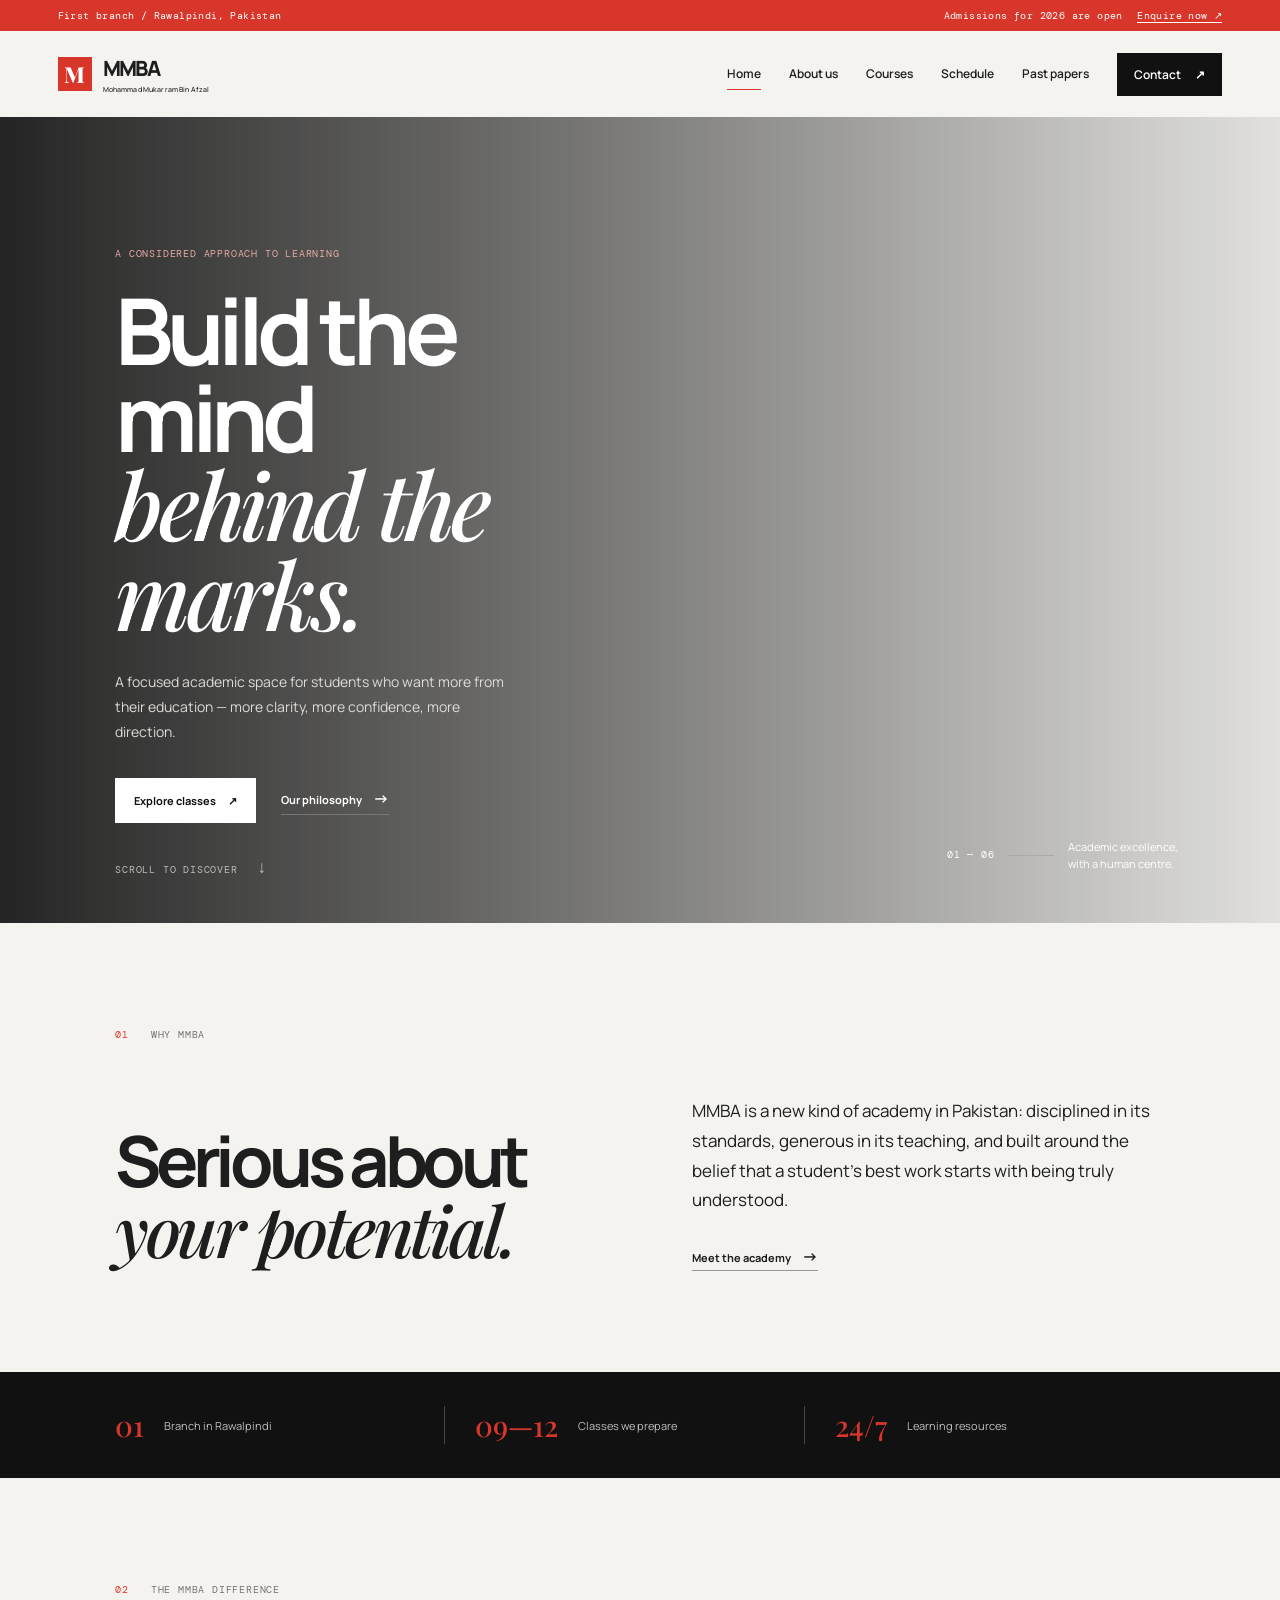
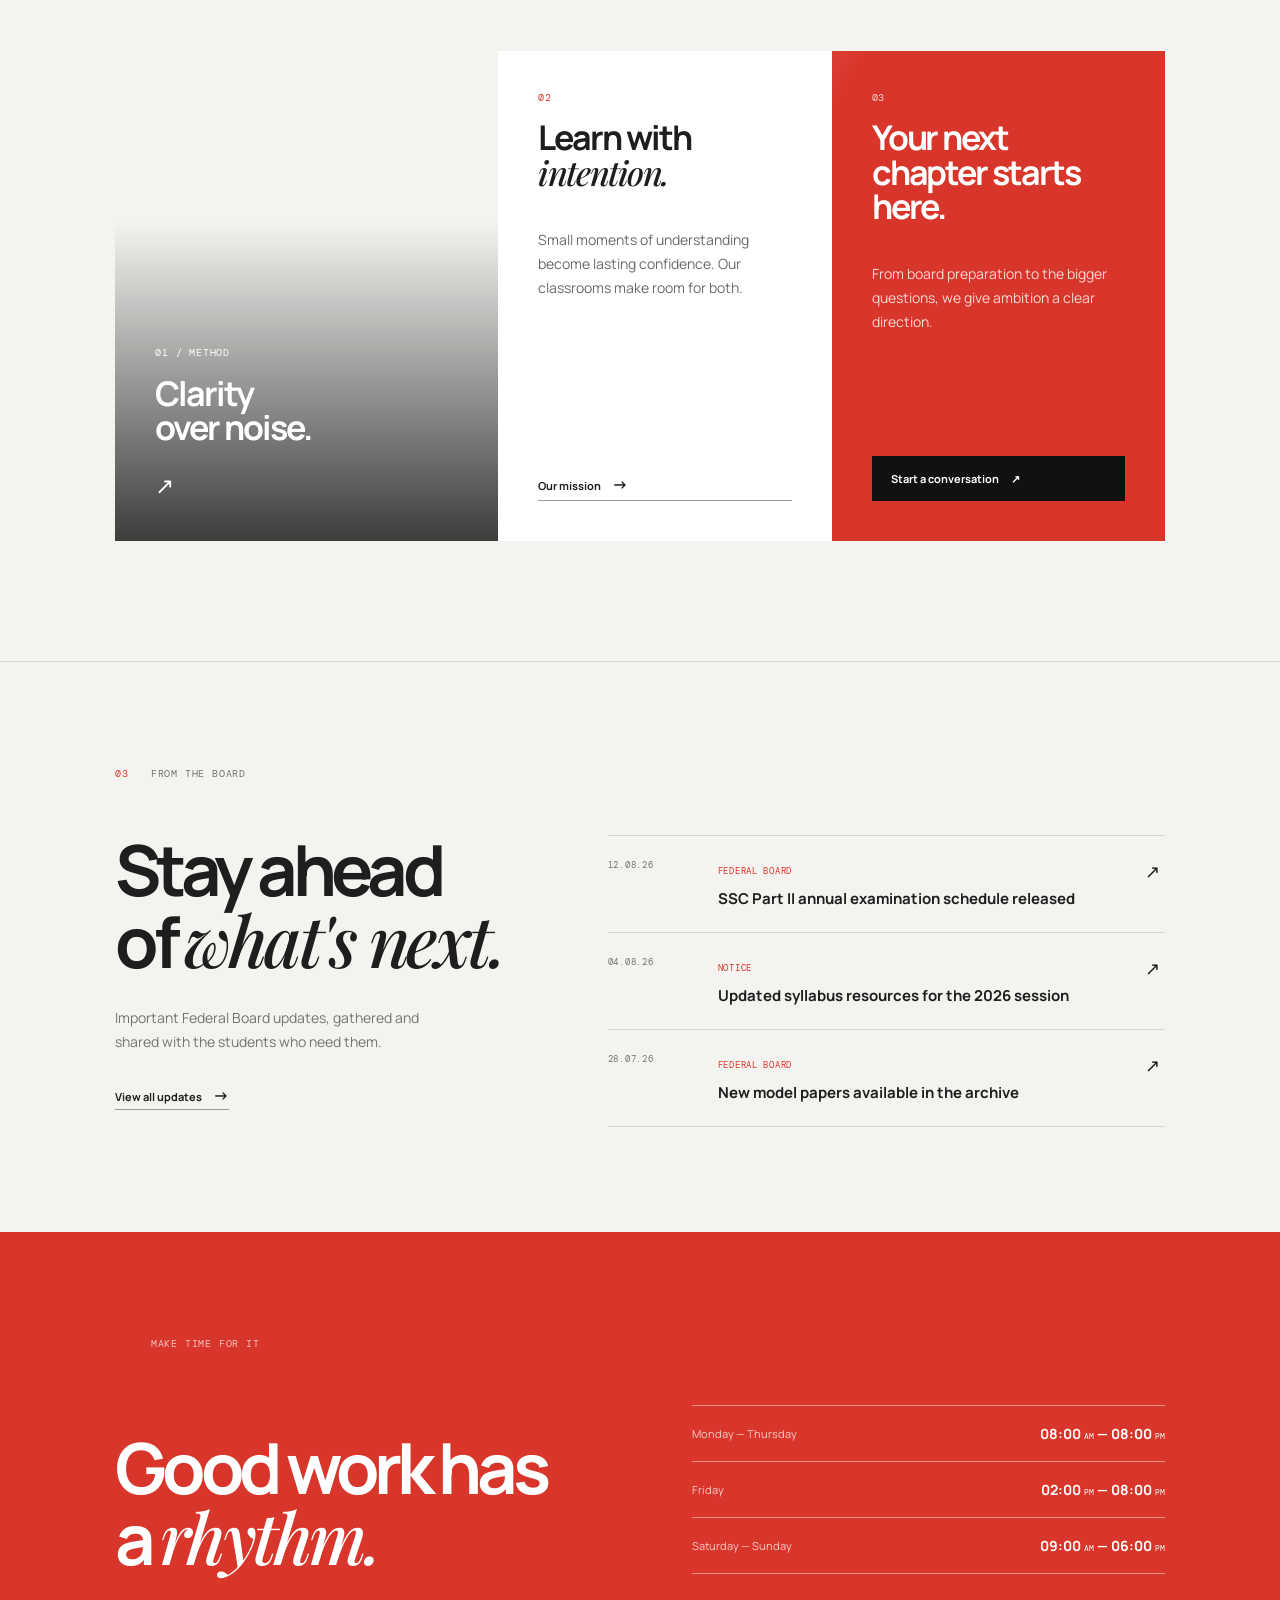
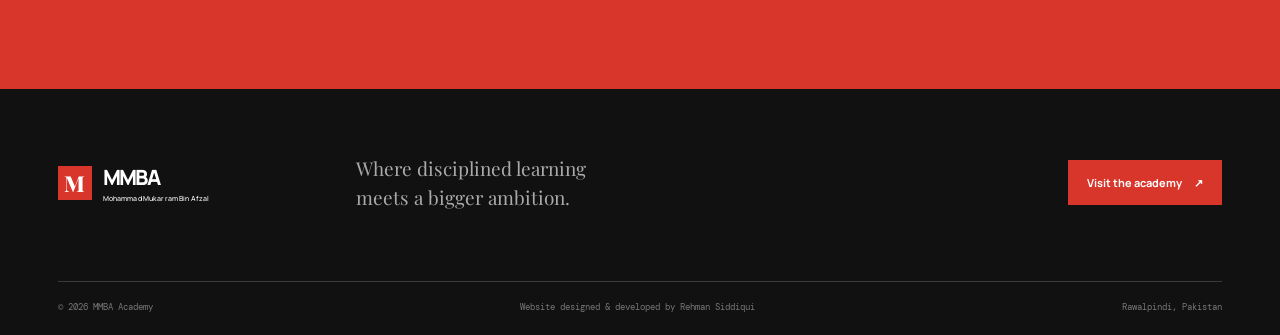
<file: index.html>
<!doctype html>
<html lang="en">
<head>
  <meta charset="utf-8">
  <meta name="viewport" content="width=device-width, initial-scale=1">
  <meta name="description" content="MMBA is a premium academic academy in Pakistan, preparing ambitious students for their next chapter.">
  <title>MMBA | Learn with intent</title>
  <link rel="preconnect" href="https://fonts.googleapis.com">
  <link rel="preconnect" href="https://fonts.gstatic.com" crossorigin>
  <link href="https://fonts.googleapis.com/css2?family=DM+Mono:wght@400;500&family=Manrope:wght@400;500;600;700;800&family=Playfair+Display:wght@500;600&display=swap" rel="stylesheet">
  <link rel="stylesheet" href="styles.css">
</head>
<body>
  <div class="topline"><span>First branch / Rawalpindi, Pakistan</span><span>Admissions for 2026 are open <a href="contact.html">Enquire now <span aria-hidden="true">↗</span></a></span></div>
  <header class="site-header" data-header>
    <a class="brand" href="index.html" aria-label="MMBA home"><span class="brand-mark">M</span><span>MMBA<small>Mohammad Mukarram Bin Afzal</small></span></a>
    <button class="menu-toggle" aria-label="Open navigation" aria-expanded="false" data-menu-toggle><span></span><span></span></button>
    <nav class="main-nav" data-nav>
      <a class="active" href="index.html">Home</a><a href="about.html">About us</a><a href="courses.html">Courses</a><a href="schedule.html">Schedule</a><a href="papers.html">Past papers</a><a href="contact.html" class="nav-cta">Contact <span aria-hidden="true">↗</span></a>
    </nav>
  </header>

  <main>
    <section class="hero home-hero">
      <div class="hero-copy reveal"><p class="eyebrow light">A considered approach to learning</p><h1>Build the mind<br><em>behind the marks.</em></h1><p class="hero-lede">A focused academic space for students who want more from their education — more clarity, more confidence, more direction.</p><div class="hero-actions"><a class="button button-light" href="courses.html">Explore classes <span>↗</span></a><a class="text-link light" href="about.html">Our philosophy <span>→</span></a></div></div>
      <div class="hero-note"><span class="mono">01 — 06</span><span class="note-line"></span><span>Academic excellence,<br>with a human centre.</span></div>
      <div class="hero-scroll mono">Scroll to discover <span>↓</span></div>
    </section>

    <section class="intro section-pad reveal"><div class="section-label"><span class="mono">01</span><span>Why MMBA</span></div><div class="intro-content"><h2>Serious about<br><em>your potential.</em></h2><div><p class="large-copy">MMBA is a new kind of academy in Pakistan: disciplined in its standards, generous in its teaching, and built around the belief that a student's best work starts with being truly understood.</p><a class="text-link" href="about.html">Meet the academy <span>→</span></a></div></div></section>

    <section class="stats-band"><div class="stat"><strong>01</strong><span>Branch in Rawalpindi</span></div><div class="stat"><strong>09—12</strong><span>Classes we prepare</span></div><div class="stat"><strong>24/7</strong><span>Learning resources</span></div></section>

    <section class="feature-section section-pad"><div class="section-label reveal"><span class="mono">02</span><span>The MMBA difference</span></div><div class="feature-grid"><article class="feature-card feature-image reveal"><div class="feature-overlay"><span class="mono">01 / Method</span><h3>Clarity<br>over noise.</h3><a href="courses.html" aria-label="Explore our method">↗</a></div></article><article class="feature-card feature-white reveal"><span class="feature-number mono">02</span><h3>Learn with<br><em>intention.</em></h3><p>Small moments of understanding become lasting confidence. Our classrooms make room for both.</p><a class="text-link" href="about.html">Our mission <span>→</span></a></article><article class="feature-card feature-red reveal"><span class="feature-number mono">03</span><h3>Your next<br>chapter starts here.</h3><p>From board preparation to the bigger questions, we give ambition a clear direction.</p><a class="button button-dark" href="contact.html">Start a conversation <span>↗</span></a></article></div></section>

    <section class="notice-section section-pad"><div class="section-label reveal"><span class="mono">03</span><span>From the board</span></div><div class="notice-layout"><div class="notice-heading reveal"><h2>Stay ahead<br>of <em>what's next.</em></h2><p>Important Federal Board updates, gathered and shared with the students who need them.</p><a class="text-link" href="papers.html">View all updates <span>→</span></a></div><div class="notice-list reveal"><article><span class="mono">12.08.26</span><div><span class="tag">Federal Board</span><h3>SSC Part II annual examination schedule released</h3></div><span class="arrow">↗</span></article><article><span class="mono">04.08.26</span><div><span class="tag">Notice</span><h3>Updated syllabus resources for the 2026 session</h3></div><span class="arrow">↗</span></article><article><span class="mono">28.07.26</span><div><span class="tag">Federal Board</span><h3>New model papers available in the archive</h3></div><span class="arrow">↗</span></article></div></div></section>

    <section class="hours-section"><div class="hours-inner section-pad"><div class="section-label light reveal"><span class="mono">04</span><span>Make time for it</span></div><div class="hours-content reveal"><h2>Good work has<br>a <em>rhythm.</em></h2><div class="hours-table"><div><span>Monday — Thursday</span><strong>08:00 <small>AM</small> — 08:00 <small>PM</small></strong></div><div><span>Friday</span><strong>02:00 <small>PM</small> — 08:00 <small>PM</small></strong></div><div><span>Saturday — Sunday</span><strong>09:00 <small>AM</small> — 06:00 <small>PM</small></strong></div></div></div></div></section>
  </main>
  <footer class="site-footer"><div class="footer-top"><a class="brand" href="index.html"><span class="brand-mark">M</span><span>MMBA<small>Mohammad Mukarram Bin Afzal</small></span></a><p>Where disciplined learning<br>meets a bigger ambition.</p><a class="button button-red" href="contact.html">Visit the academy <span>↗</span></a></div><div class="footer-bottom"><span>© 2026 MMBA Academy</span><span>Website designed &amp; developed by Rehman Siddiqui</span><span>Rawalpindi, Pakistan</span></div></footer>
  <script src="script.js"></script>
</body>
</html>
</file>
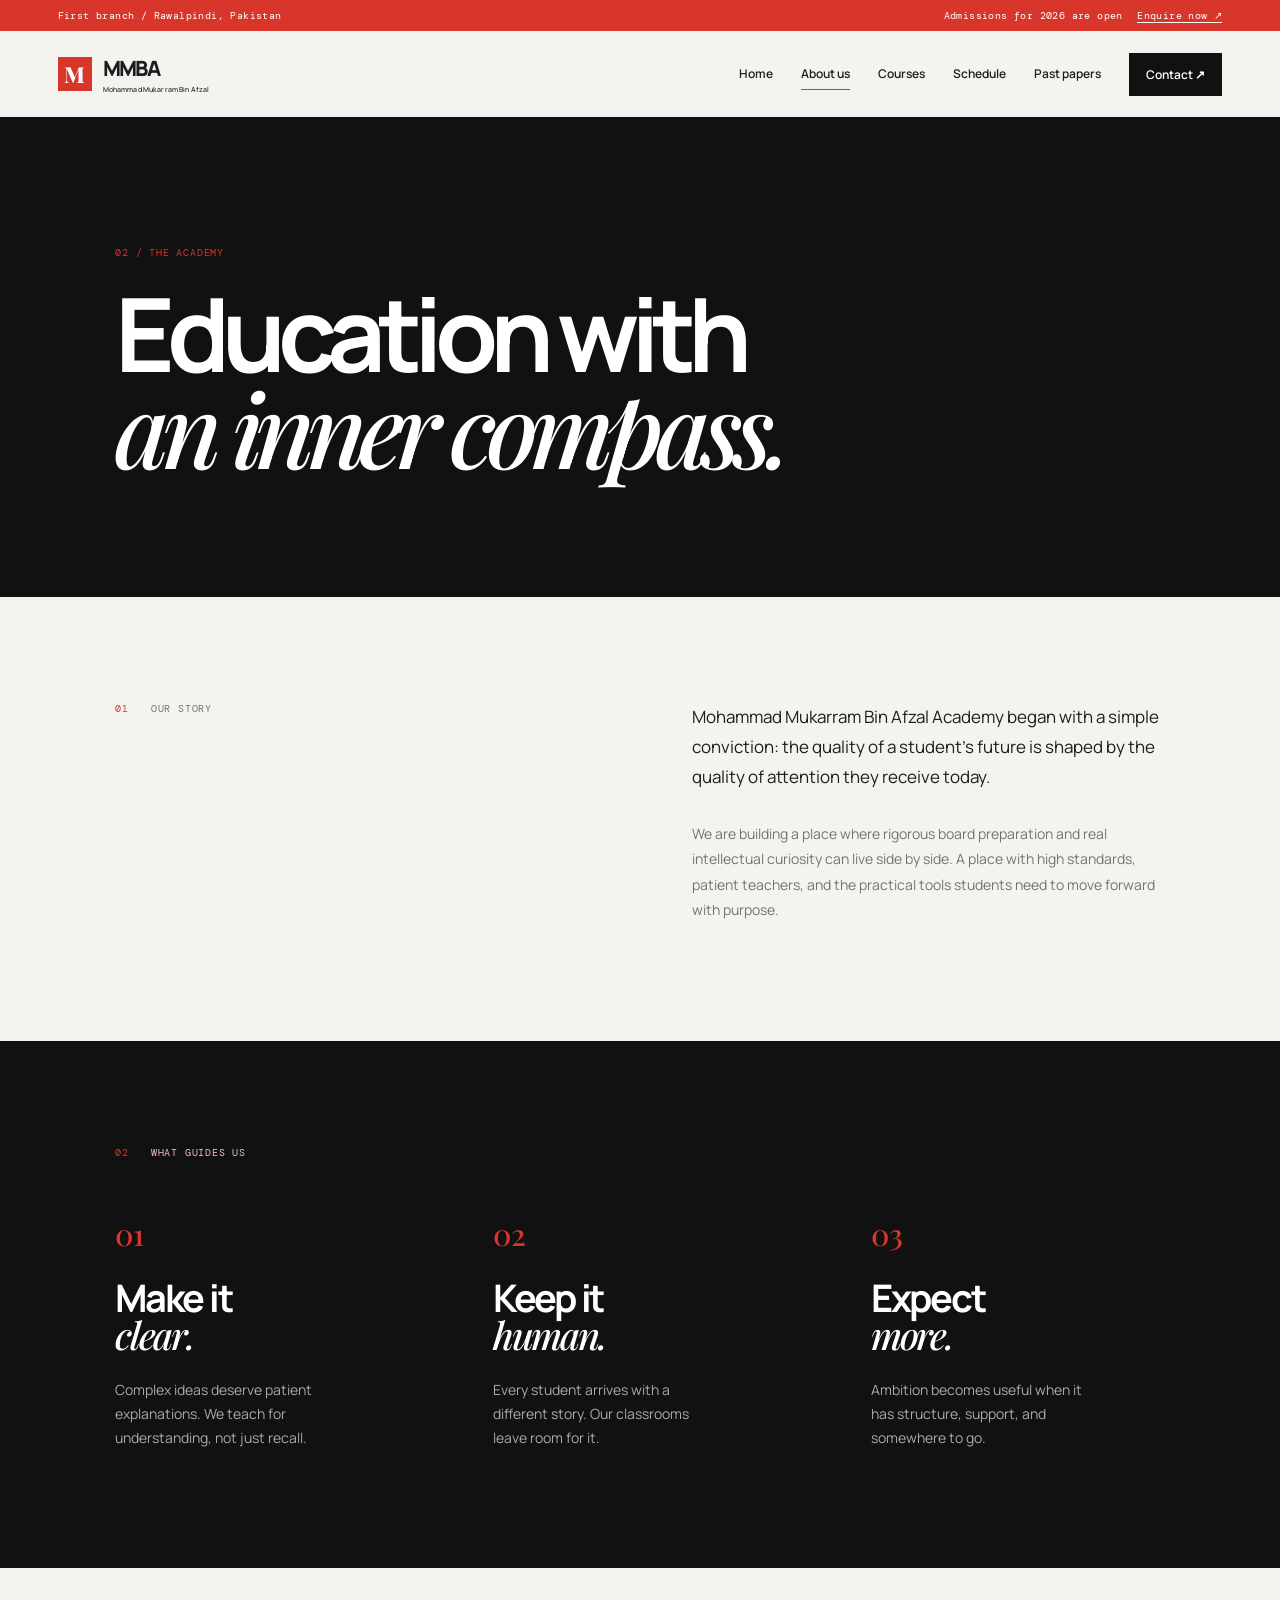
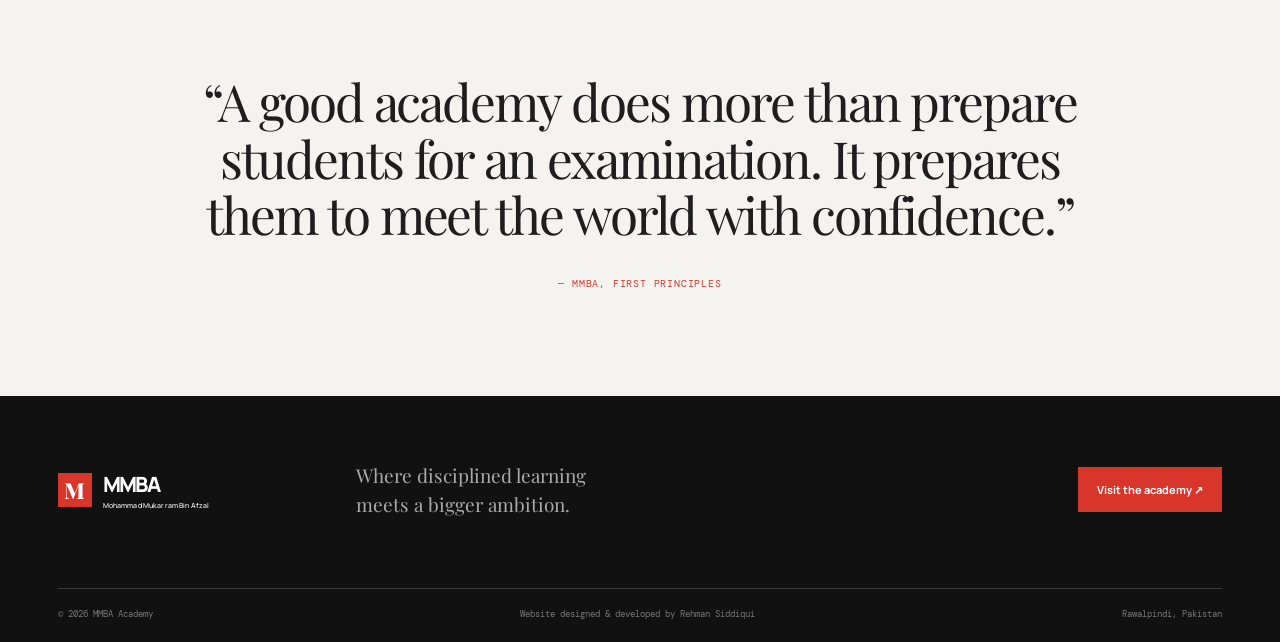
<file: about.html>
<!doctype html><html lang="en"><head><meta charset="utf-8"><meta name="viewport" content="width=device-width, initial-scale=1"><title>About | MMBA</title><link rel="preconnect" href="https://fonts.googleapis.com"><link href="https://fonts.googleapis.com/css2?family=DM+Mono:wght@400;500&family=Manrope:wght@400;500;600;700;800&family=Playfair+Display:wght@500;600&display=swap" rel="stylesheet"><link rel="stylesheet" href="styles.css"></head><body><div class="topline"><span>First branch / Rawalpindi, Pakistan</span><span>Admissions for 2026 are open <a href="contact.html">Enquire now ↗</a></span></div><header class="site-header"><a class="brand" href="index.html"><span class="brand-mark">M</span><span>MMBA<small>Mohammad Mukarram Bin Afzal</small></span></a><button class="menu-toggle" aria-label="Open navigation" aria-expanded="false" data-menu-toggle><span></span><span></span></button><nav class="main-nav" data-nav><a href="index.html">Home</a><a class="active" href="about.html">About us</a><a href="courses.html">Courses</a><a href="schedule.html">Schedule</a><a href="papers.html">Past papers</a><a href="contact.html" class="nav-cta">Contact ↗</a></nav></header><main><section class="page-hero"><div><p class="eyebrow">02 / The academy</p><h1>Education with<br><em>an inner compass.</em></h1></div></section><section class="section-pad split-page"><div class="section-label"><span class="mono">01</span><span>Our story</span></div><div><p class="large-copy">Mohammad Mukarram Bin Afzal Academy began with a simple conviction: the quality of a student's future is shaped by the quality of attention they receive today.</p><p class="body-copy">We are building a place where rigorous board preparation and real intellectual curiosity can live side by side. A place with high standards, patient teachers, and the practical tools students need to move forward with purpose.</p></div></section><section class="values-band"><div class="section-pad"><div class="section-label light"><span class="mono">02</span><span>What guides us</span></div><div class="values-grid"><div><strong>01</strong><h2>Make it<br><em>clear.</em></h2><p>Complex ideas deserve patient explanations. We teach for understanding, not just recall.</p></div><div><strong>02</strong><h2>Keep it<br><em>human.</em></h2><p>Every student arrives with a different story. Our classrooms leave room for it.</p></div><div><strong>03</strong><h2>Expect<br><em>more.</em></h2><p>Ambition becomes useful when it has structure, support, and somewhere to go.</p></div></div></div></section><section class="quote-section section-pad"><p class="quote">“A good academy does more than prepare students for an examination. It prepares them to meet the world with confidence.”</p><span class="mono">— MMBA, first principles</span></section></main><footer class="site-footer"><div class="footer-top"><a class="brand" href="index.html"><span class="brand-mark">M</span><span>MMBA<small>Mohammad Mukarram Bin Afzal</small></span></a><p>Where disciplined learning<br>meets a bigger ambition.</p><a class="button button-red" href="contact.html">Visit the academy ↗</a></div><div class="footer-bottom"><span>© 2026 MMBA Academy</span><span>Website designed &amp; developed by Rehman Siddiqui</span><span>Rawalpindi, Pakistan</span></div></footer><script src="script.js"></script></body></html>
</file>
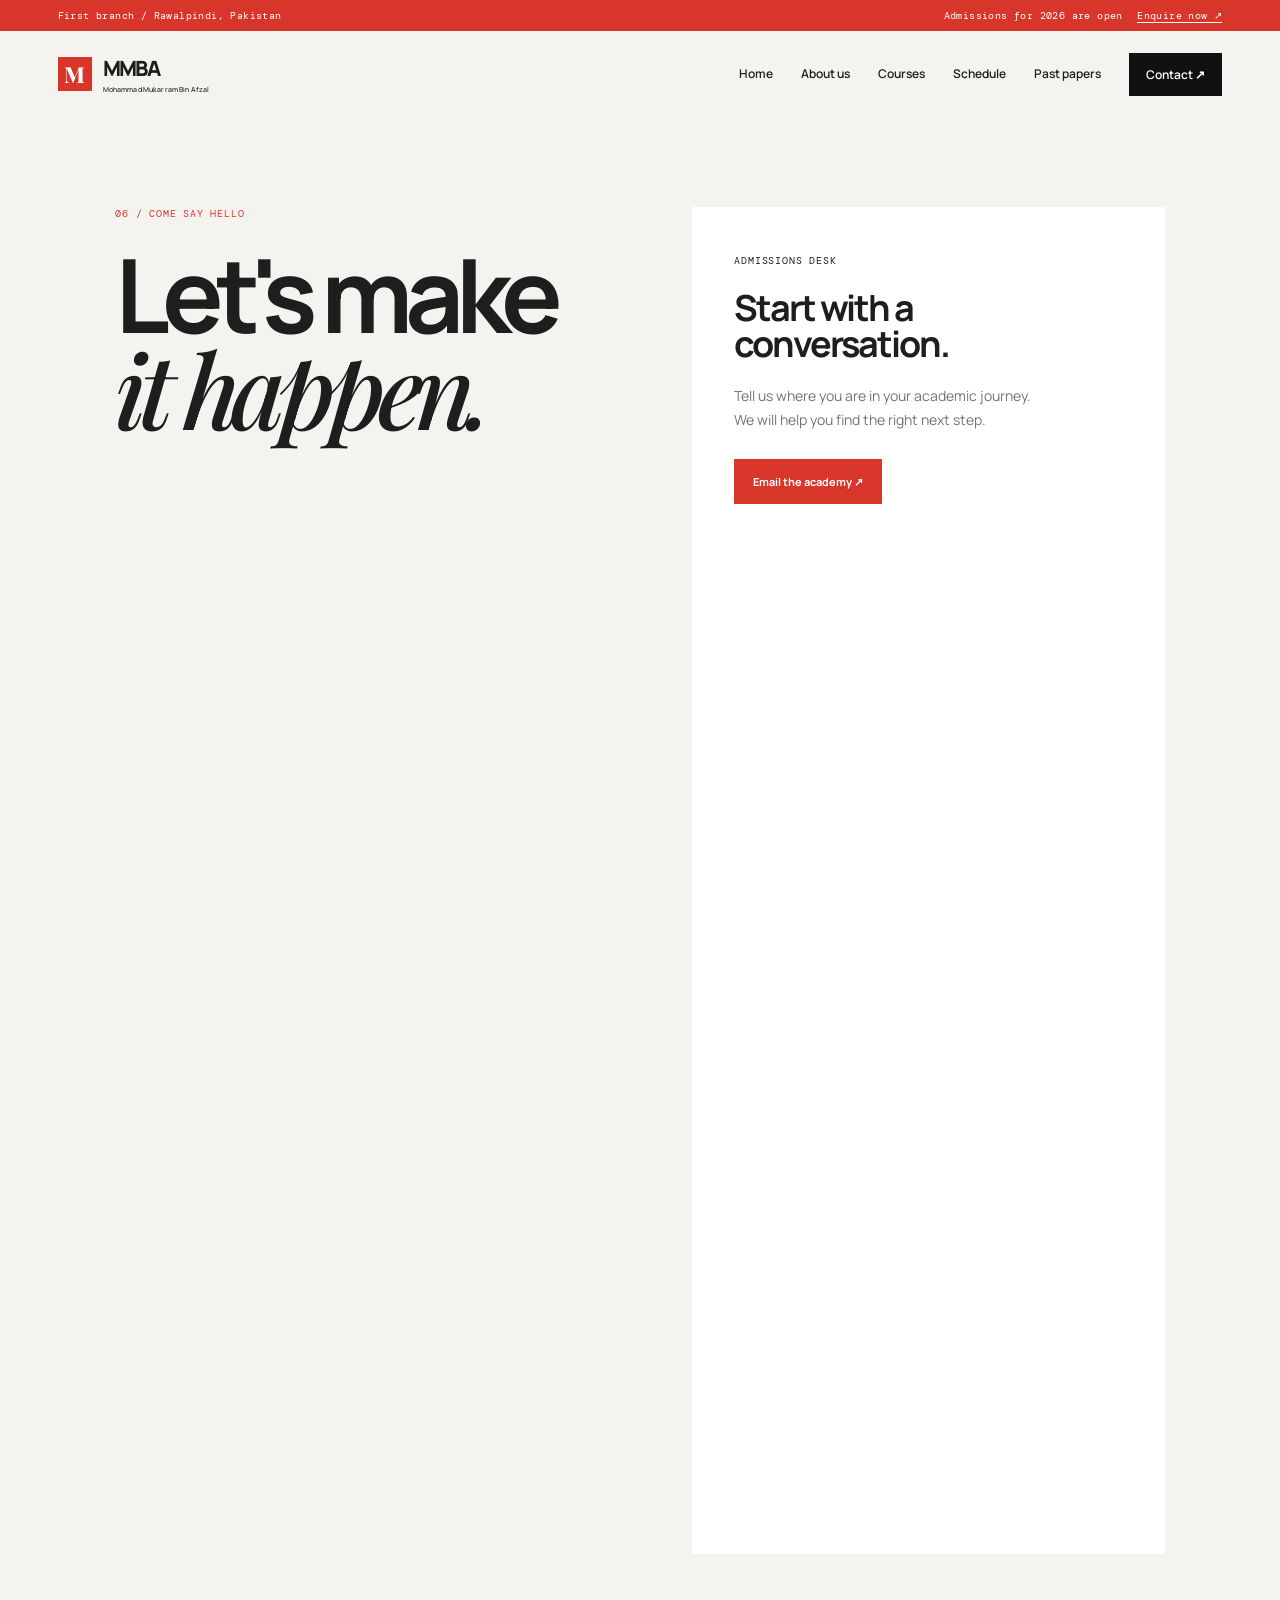
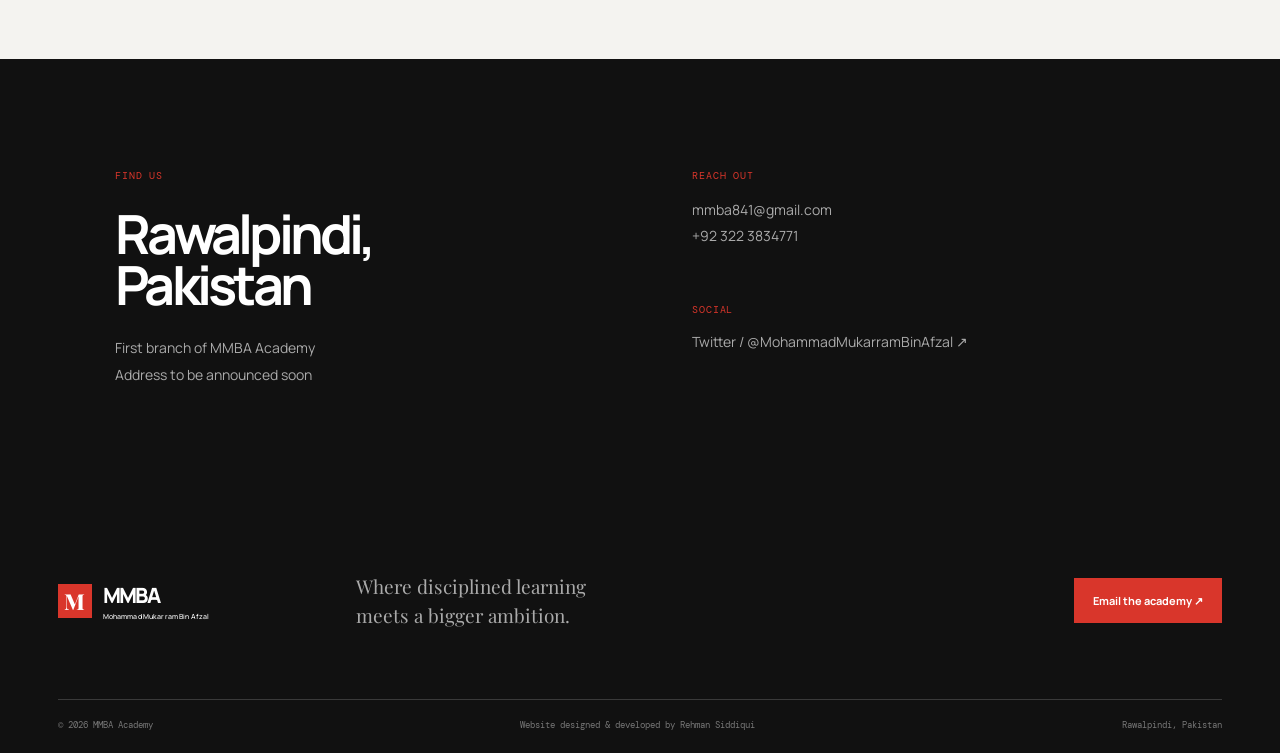
<file: contact.html>
<!doctype html><html lang="en"><head><meta charset="utf-8"><meta name="viewport" content="width=device-width, initial-scale=1"><title>Contact | MMBA</title><link rel="preconnect" href="https://fonts.googleapis.com"><link href="https://fonts.googleapis.com/css2?family=DM+Mono:wght@400;500&family=Manrope:wght@400;500;600;700;800&family=Playfair+Display:wght@500;600&display=swap" rel="stylesheet"><link rel="stylesheet" href="styles.css"></head><body><div class="topline"><span>First branch / Rawalpindi, Pakistan</span><span>Admissions for 2026 are open <a href="contact.html">Enquire now ↗</a></span></div><header class="site-header"><a class="brand" href="index.html"><span class="brand-mark">M</span><span>MMBA<small>Mohammad Mukarram Bin Afzal</small></span></a><button class="menu-toggle" aria-label="Open navigation" aria-expanded="false" data-menu-toggle><span></span><span></span></button><nav class="main-nav" data-nav><a href="index.html">Home</a><a href="about.html">About us</a><a href="courses.html">Courses</a><a href="schedule.html">Schedule</a><a href="papers.html">Past papers</a><a class="active nav-cta" href="contact.html">Contact ↗</a></nav></header><main><section class="contact-hero section-pad"><div><p class="eyebrow">06 / Come say hello</p><h1>Let's make<br><em>it happen.</em></h1></div><div class="contact-card"><span class="mono">Admissions desk</span><h2>Start with a<br>conversation.</h2><p>Tell us where you are in your academic journey. We will help you find the right next step.</p><a class="button button-red" href="mailto:hello@mmba.edu.pk">Email the academy ↗</a></div></section><section class="contact-details section-pad"><div><span class="mono">Find us</span><h2>Rawalpindi,<br>Pakistan</h2><p>First branch of MMBA Academy<br>Address to be announced soon</p></div><div><span class="mono">Reach out</span><p><a href="mailto:hello@mmba.edu.pk">hello@mmba.edu.pk</a><br><a href="tel:+92510000000">+92 51 000 0000</a></p><p class="social"><span class="mono">Social</span><br><a href="https://twitter.com/" target="_blank" rel="noreferrer">Twitter / @MohammadMukarramBinAfzal ↗</a></p></div></section></main><footer class="site-footer"><div class="footer-top"><a class="brand" href="index.html"><span class="brand-mark">M</span><span>MMBA<small>Mohammad Mukarram Bin Afzal</small></span></a><p>Where disciplined learning<br>meets a bigger ambition.</p><a class="button button-red" href="mailto:hello@mmba.edu.pk">Email the academy ↗</a></div><div class="footer-bottom"><span>© 2026 MMBA Academy</span><span>Website designed &amp; developed by Rehman Siddiqui</span><span>Rawalpindi, Pakistan</span></div></footer><script src="script.js"></script></body></html>
</file>
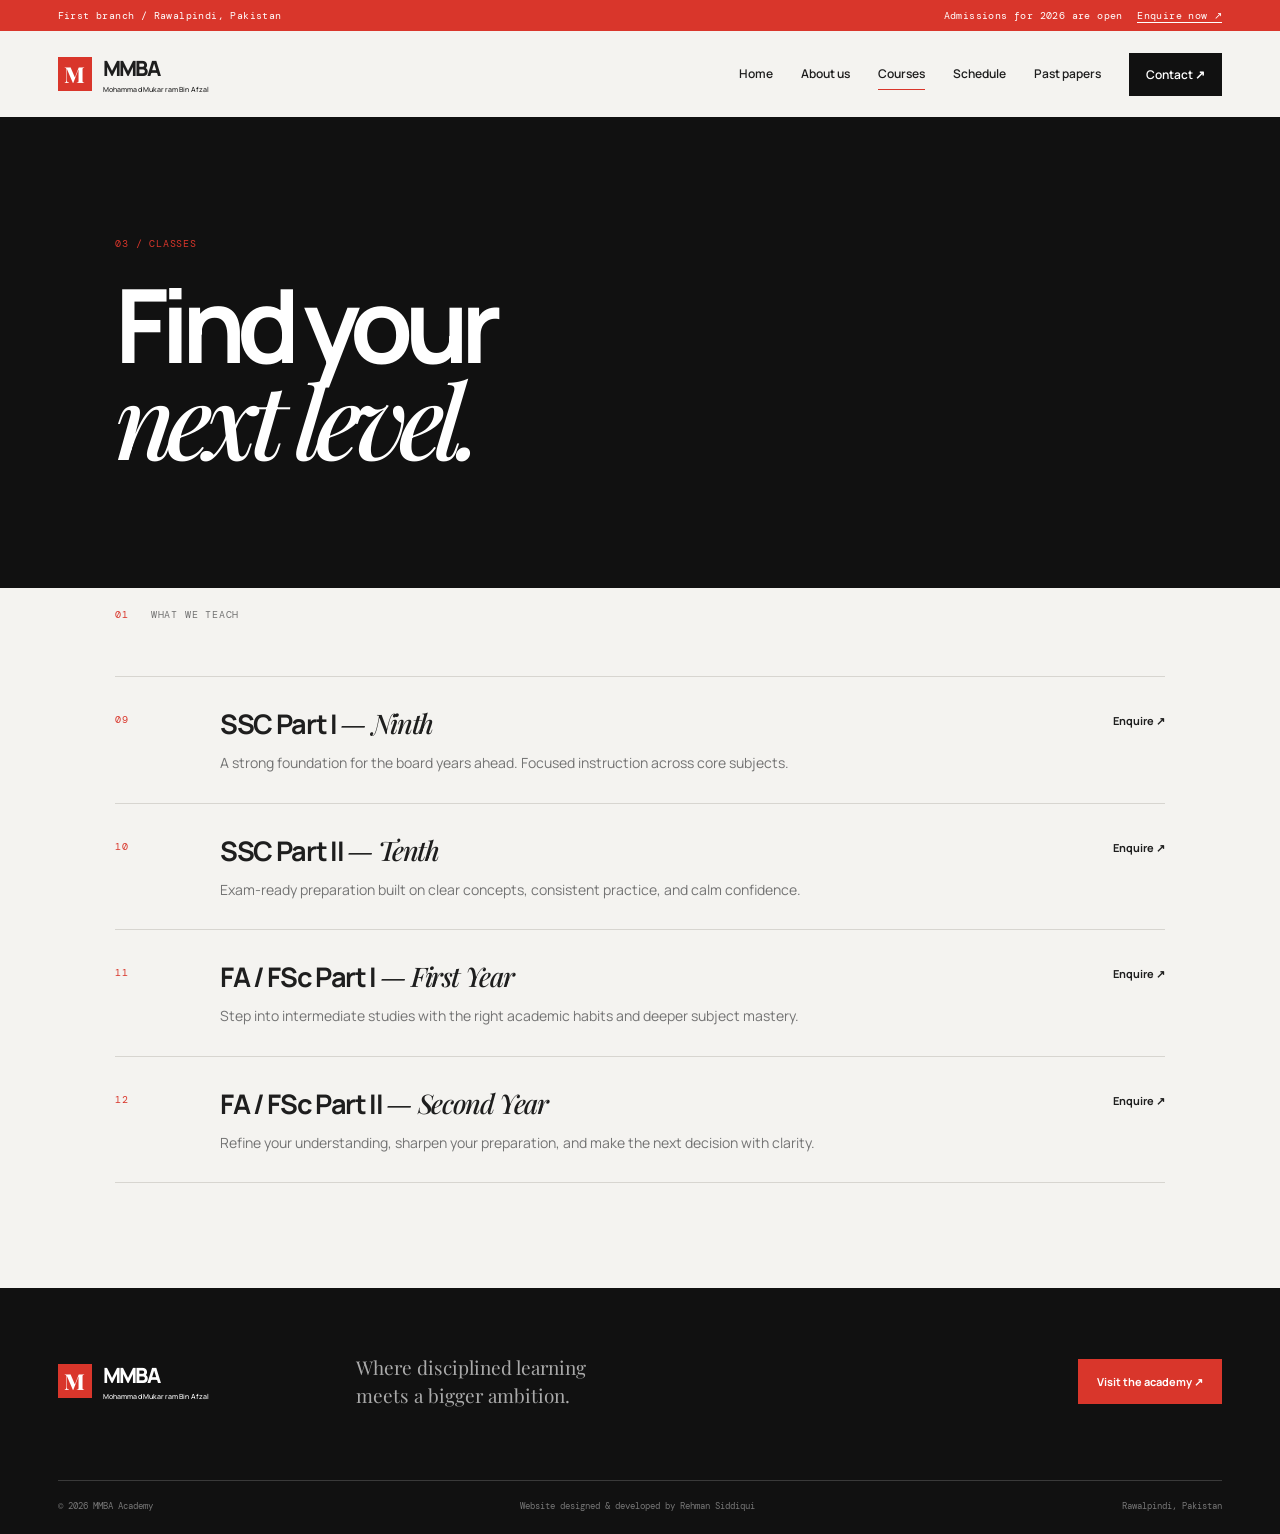
<file: courses.html>
<!doctype html><html lang="en"><head><meta charset="utf-8"><meta name="viewport" content="width=device-width, initial-scale=1"><title>Courses | MMBA</title><link rel="preconnect" href="https://fonts.googleapis.com"><link href="https://fonts.googleapis.com/css2?family=DM+Mono:wght@400;500&family=Manrope:wght@400;500;600;700;800&family=Playfair+Display:wght@500;600&display=swap" rel="stylesheet"><link rel="stylesheet" href="styles.css"></head><body><div class="topline"><span>First branch / Rawalpindi, Pakistan</span><span>Admissions for 2026 are open <a href="contact.html">Enquire now ↗</a></span></div><header class="site-header"><a class="brand" href="index.html"><span class="brand-mark">M</span><span>MMBA<small>Mohammad Mukarram Bin Afzal</small></span></a><button class="menu-toggle" aria-label="Open navigation" aria-expanded="false" data-menu-toggle><span></span><span></span></button><nav class="main-nav" data-nav><a href="index.html">Home</a><a href="about.html">About us</a><a class="active" href="courses.html">Courses</a><a href="schedule.html">Schedule</a><a href="papers.html">Past papers</a><a href="contact.html" class="nav-cta">Contact ↗</a></nav></header><main><section class="page-hero page-hero-short"><div><p class="eyebrow">03 / Classes</p><h1>Find your<br><em>next level.</em></h1></div></section><section class="section-pad course-list"><div class="section-label"><span class="mono">01</span><span>What we teach</span></div><article><span class="mono">09</span><div><h2>SSC Part I <em>— Ninth</em></h2><p>A strong foundation for the board years ahead. Focused instruction across core subjects.</p></div><a href="contact.html">Enquire ↗</a></article><article><span class="mono">10</span><div><h2>SSC Part II <em>— Tenth</em></h2><p>Exam-ready preparation built on clear concepts, consistent practice, and calm confidence.</p></div><a href="contact.html">Enquire ↗</a></article><article><span class="mono">11</span><div><h2>FA / FSc Part I <em>— First Year</em></h2><p>Step into intermediate studies with the right academic habits and deeper subject mastery.</p></div><a href="contact.html">Enquire ↗</a></article><article><span class="mono">12</span><div><h2>FA / FSc Part II <em>— Second Year</em></h2><p>Refine your understanding, sharpen your preparation, and make the next decision with clarity.</p></div><a href="contact.html">Enquire ↗</a></article></section></main><footer class="site-footer"><div class="footer-top"><a class="brand" href="index.html"><span class="brand-mark">M</span><span>MMBA<small>Mohammad Mukarram Bin Afzal</small></span></a><p>Where disciplined learning<br>meets a bigger ambition.</p><a class="button button-red" href="contact.html">Visit the academy ↗</a></div><div class="footer-bottom"><span>© 2026 MMBA Academy</span><span>Website designed &amp; developed by Rehman Siddiqui</span><span>Rawalpindi, Pakistan</span></div></footer><script src="script.js"></script></body></html>
</file>
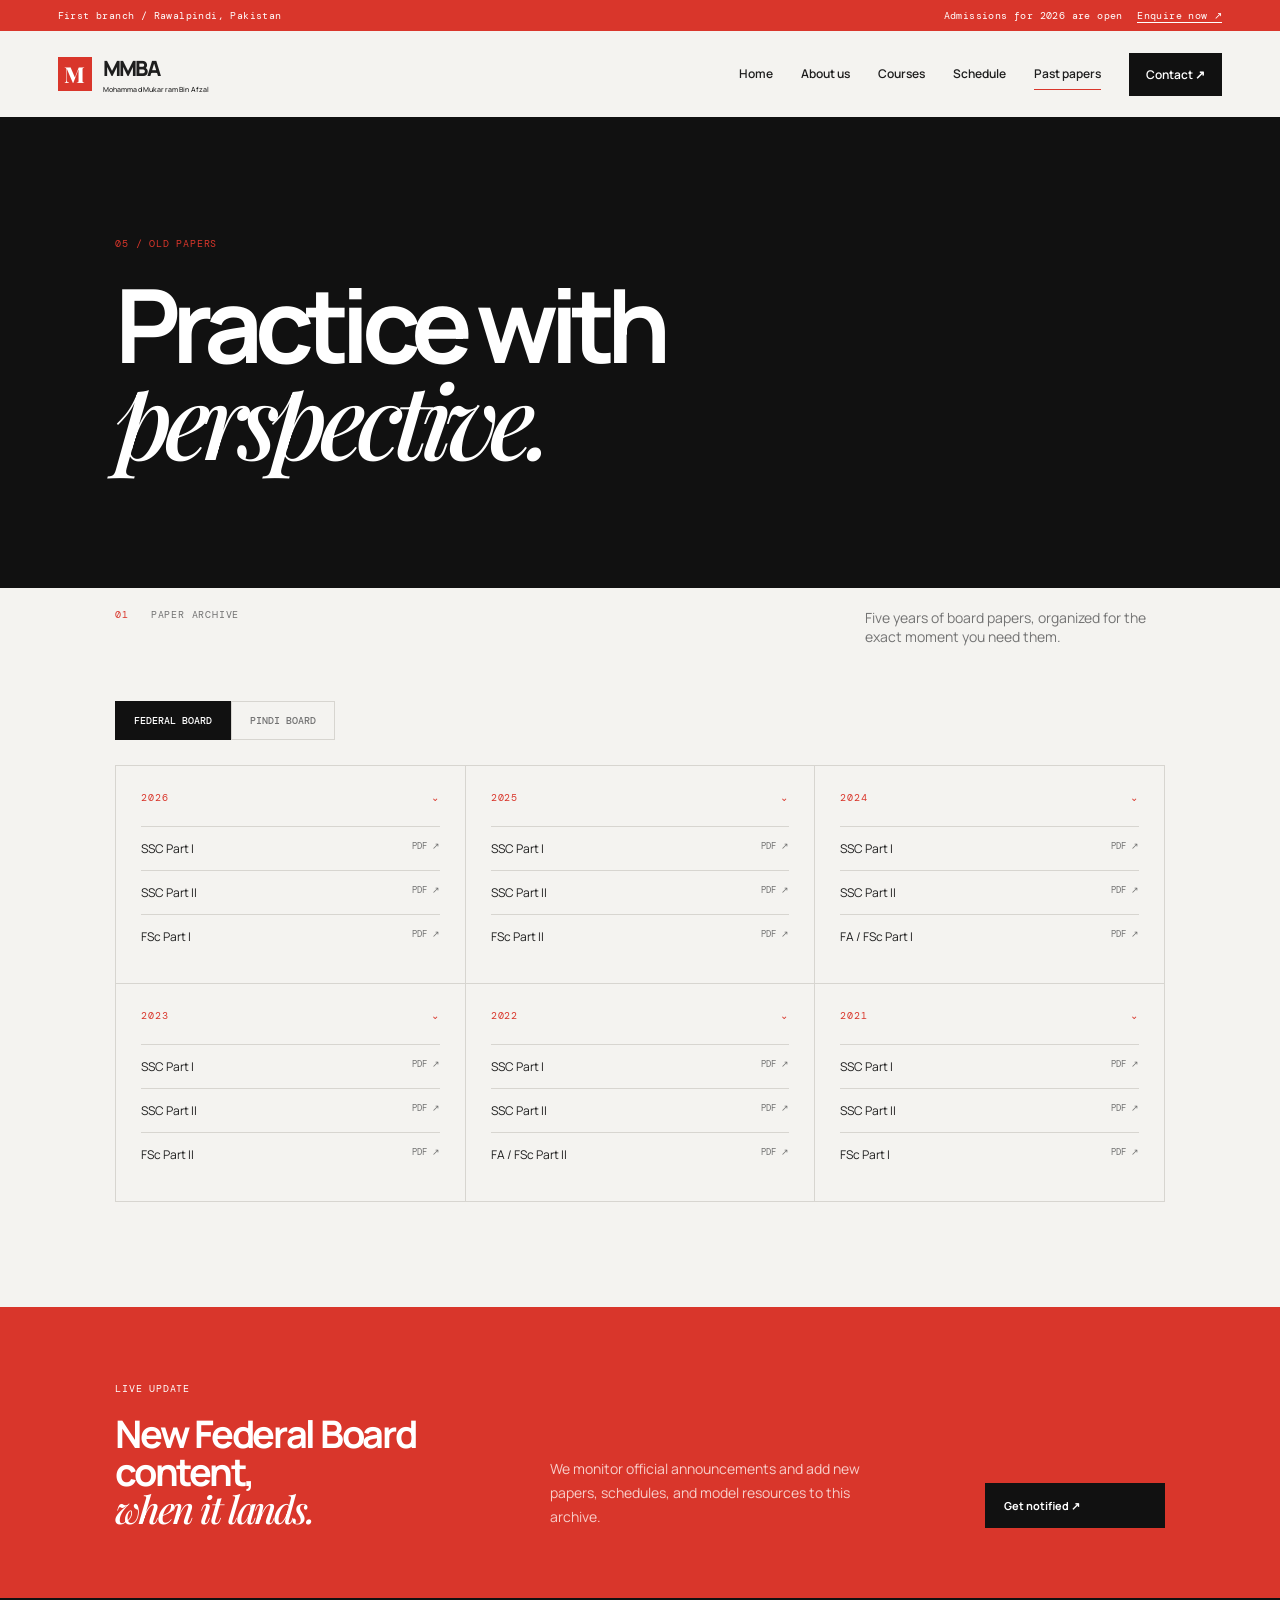
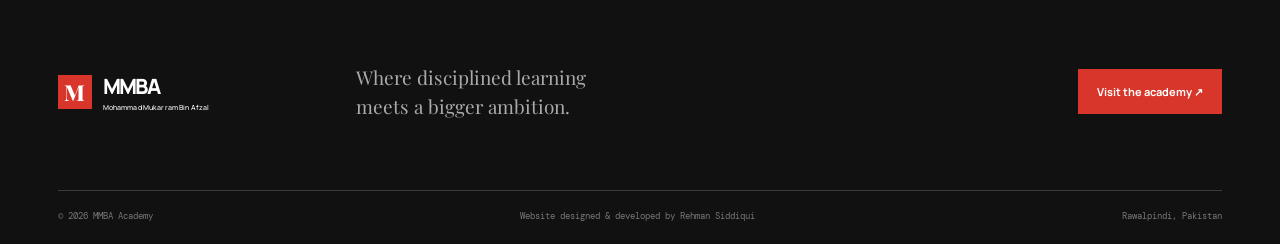
<file: papers.html>
<!doctype html><html lang="en"><head><meta charset="utf-8"><meta name="viewport" content="width=device-width, initial-scale=1"><title>Past Papers | MMBA</title><link rel="preconnect" href="https://fonts.googleapis.com"><link href="https://fonts.googleapis.com/css2?family=DM+Mono:wght@400;500&family=Manrope:wght@400;500;600;700;800&family=Playfair+Display:wght@500;600&display=swap" rel="stylesheet"><link rel="stylesheet" href="styles.css"></head><body><div class="topline"><span>First branch / Rawalpindi, Pakistan</span><span>Admissions for 2026 are open <a href="contact.html">Enquire now ↗</a></span></div><header class="site-header"><a class="brand" href="index.html"><span class="brand-mark">M</span><span>MMBA<small>Mohammad Mukarram Bin Afzal</small></span></a><button class="menu-toggle" aria-label="Open navigation" aria-expanded="false" data-menu-toggle><span></span><span></span></button><nav class="main-nav" data-nav><a href="index.html">Home</a><a href="about.html">About us</a><a href="courses.html">Courses</a><a href="schedule.html">Schedule</a><a class="active" href="papers.html">Past papers</a><a href="contact.html" class="nav-cta">Contact ↗</a></nav></header><main><section class="page-hero page-hero-short"><div><p class="eyebrow">05 / Old papers</p><h1>Practice with<br><em>perspective.</em></h1></div></section><section class="section-pad archive"><div class="archive-intro"><div class="section-label"><span class="mono">01</span><span>Paper archive</span></div><p>Five years of board papers, organized for the exact moment you need them.</p></div><div class="board-toggle"><button class="active">Federal Board</button><button>Pindi Board</button></div><div class="archive-grid"><article><div class="folder mono">2026 <span>⌄</span></div><a href="#">SSC Part I <span>PDF ↗</span></a><a href="#">SSC Part II <span>PDF ↗</span></a><a href="#">FSc Part I <span>PDF ↗</span></a></article><article><div class="folder mono">2025 <span>⌄</span></div><a href="#">SSC Part I <span>PDF ↗</span></a><a href="#">SSC Part II <span>PDF ↗</span></a><a href="#">FSc Part II <span>PDF ↗</span></a></article><article><div class="folder mono">2024 <span>⌄</span></div><a href="#">SSC Part I <span>PDF ↗</span></a><a href="#">SSC Part II <span>PDF ↗</span></a><a href="#">FA / FSc Part I <span>PDF ↗</span></a></article><article><div class="folder mono">2023 <span>⌄</span></div><a href="#">SSC Part I <span>PDF ↗</span></a><a href="#">SSC Part II <span>PDF ↗</span></a><a href="#">FSc Part II <span>PDF ↗</span></a></article><article><div class="folder mono">2022 <span>⌄</span></div><a href="#">SSC Part I <span>PDF ↗</span></a><a href="#">SSC Part II <span>PDF ↗</span></a><a href="#">FA / FSc Part II <span>PDF ↗</span></a></article><article><div class="folder mono">2021 <span>⌄</span></div><a href="#">SSC Part I <span>PDF ↗</span></a><a href="#">SSC Part II <span>PDF ↗</span></a><a href="#">FSc Part I <span>PDF ↗</span></a></article></div></section><section class="update-strip"><div><span class="mono">Live update</span><h2>New Federal Board content,<br><em>when it lands.</em></h2></div><p>We monitor official announcements and add new papers, schedules, and model resources to this archive.</p><a class="button button-dark" href="contact.html">Get notified ↗</a></section></main><footer class="site-footer"><div class="footer-top"><a class="brand" href="index.html"><span class="brand-mark">M</span><span>MMBA<small>Mohammad Mukarram Bin Afzal</small></span></a><p>Where disciplined learning<br>meets a bigger ambition.</p><a class="button button-red" href="contact.html">Visit the academy ↗</a></div><div class="footer-bottom"><span>© 2026 MMBA Academy</span><span>Website designed &amp; developed by Rehman Siddiqui</span><span>Rawalpindi, Pakistan</span></div></footer><script src="script.js"></script></body></html>
</file>
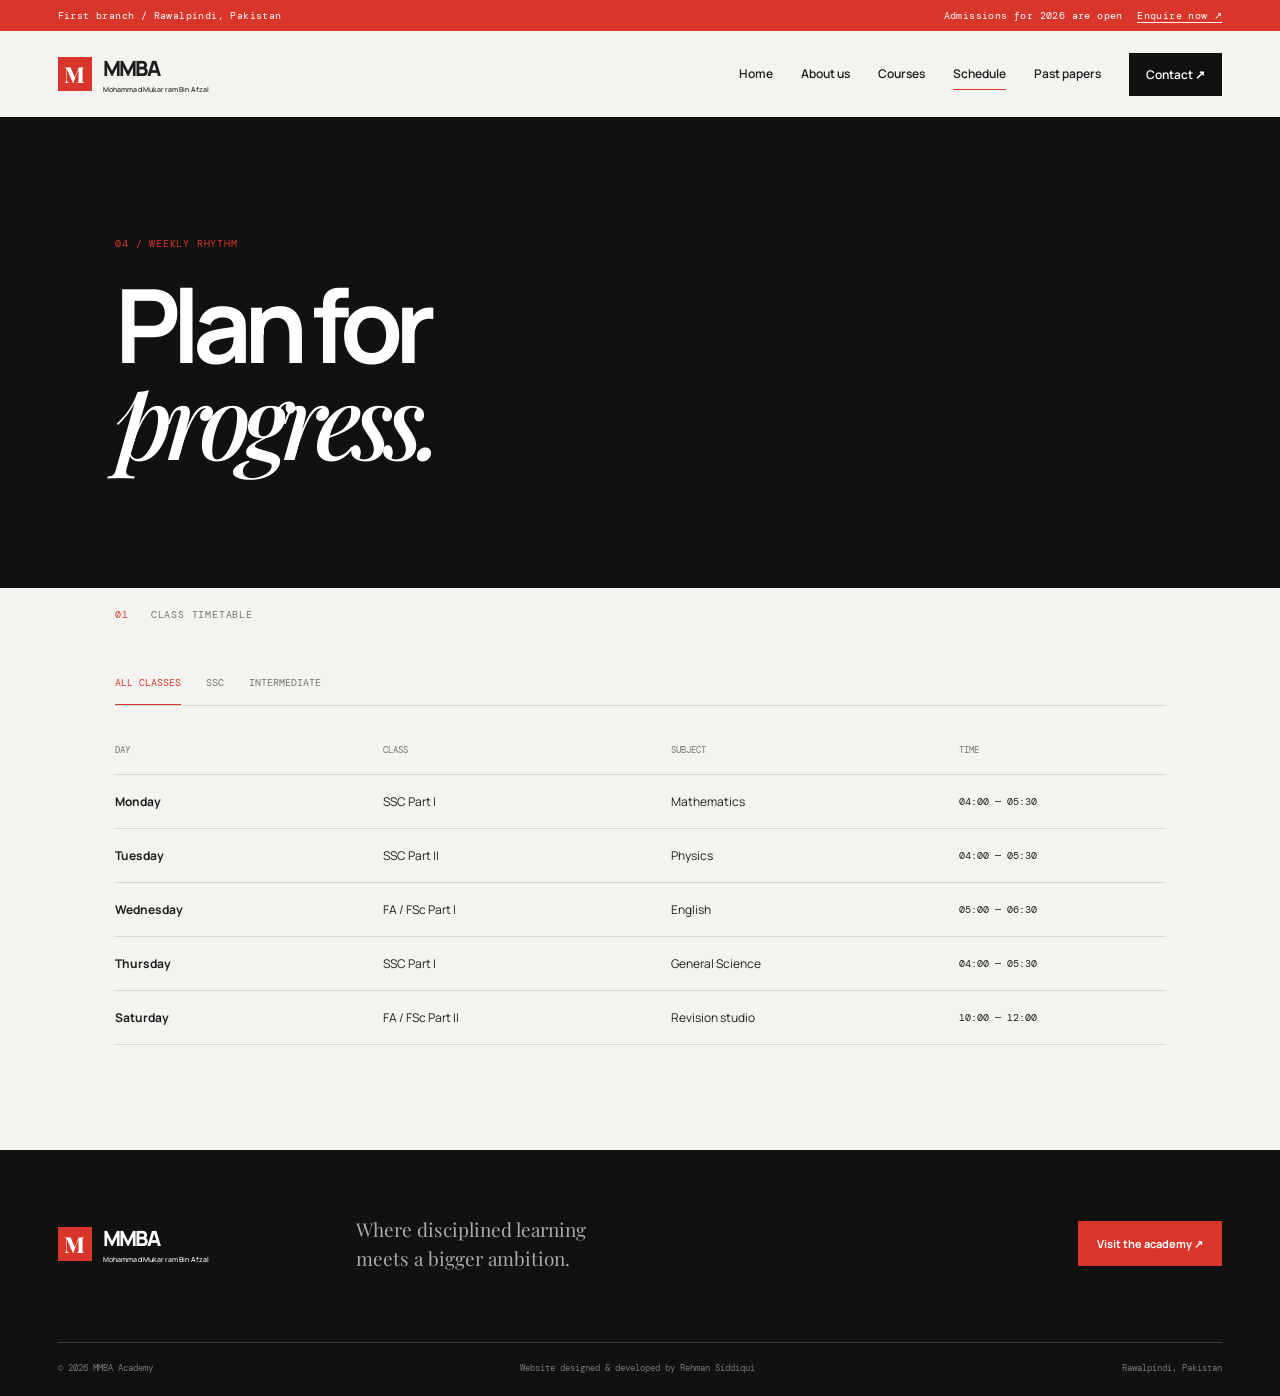
<file: schedule.html>
<!doctype html><html lang="en"><head><meta charset="utf-8"><meta name="viewport" content="width=device-width, initial-scale=1"><title>Schedule | MMBA</title><link rel="preconnect" href="https://fonts.googleapis.com"><link href="https://fonts.googleapis.com/css2?family=DM+Mono:wght@400;500&family=Manrope:wght@400;500;600;700;800&family=Playfair+Display:wght@500;600&display=swap" rel="stylesheet"><link rel="stylesheet" href="styles.css"></head><body><div class="topline"><span>First branch / Rawalpindi, Pakistan</span><span>Admissions for 2026 are open <a href="contact.html">Enquire now ↗</a></span></div><header class="site-header"><a class="brand" href="index.html"><span class="brand-mark">M</span><span>MMBA<small>Mohammad Mukarram Bin Afzal</small></span></a><button class="menu-toggle" aria-label="Open navigation" aria-expanded="false" data-menu-toggle><span></span><span></span></button><nav class="main-nav" data-nav><a href="index.html">Home</a><a href="about.html">About us</a><a href="courses.html">Courses</a><a class="active" href="schedule.html">Schedule</a><a href="papers.html">Past papers</a><a href="contact.html" class="nav-cta">Contact ↗</a></nav></header><main><section class="page-hero page-hero-short"><div><p class="eyebrow">04 / Weekly rhythm</p><h1>Plan for<br><em>progress.</em></h1></div></section><section class="section-pad timetable"><div class="section-label"><span class="mono">01</span><span>Class timetable</span></div><div class="schedule-tabs"><span class="active">All classes</span><span>SSC</span><span>Intermediate</span></div><div class="schedule-grid"><div class="schedule-head"><span>Day</span><span>Class</span><span>Subject</span><span>Time</span></div><div><strong>Monday</strong><span>SSC Part I</span><span>Mathematics</span><b>04:00 — 05:30</b></div><div><strong>Tuesday</strong><span>SSC Part II</span><span>Physics</span><b>04:00 — 05:30</b></div><div><strong>Wednesday</strong><span>FA / FSc Part I</span><span>English</span><b>05:00 — 06:30</b></div><div><strong>Thursday</strong><span>SSC Part I</span><span>General Science</span><b>04:00 — 05:30</b></div><div><strong>Saturday</strong><span>FA / FSc Part II</span><span>Revision studio</span><b>10:00 — 12:00</b></div></div></section></main><footer class="site-footer"><div class="footer-top"><a class="brand" href="index.html"><span class="brand-mark">M</span><span>MMBA<small>Mohammad Mukarram Bin Afzal</small></span></a><p>Where disciplined learning<br>meets a bigger ambition.</p><a class="button button-red" href="contact.html">Visit the academy ↗</a></div><div class="footer-bottom"><span>© 2026 MMBA Academy</span><span>Website designed &amp; developed by Rehman Siddiqui</span><span>Rawalpindi, Pakistan</span></div></footer><script src="script.js"></script></body></html>
</file>
<file: styles.css>
.admissions-form{grid-template-columns:1fr!important;gap:16px!important}.admissions-form label:last-of-type{grid-column:auto!important}.admissions-form input,.admissions-form select,.admissions-form textarea{min-height:44px;padding:12px 13px}.admissions-form textarea{min-height:86px}.admissions-form button{justify-self:stretch;justify-content:center;margin-top:3px}.admissions-form .form-status{grid-column:auto!important}
.admissions-form input:invalid:not(:placeholder-shown),.admissions-form select:invalid:not(:focus),.admissions-form textarea:invalid:not(:placeholder-shown){border-color:#c52e25}.admissions-form select{appearance:auto}.admissions-form button:hover{background:#b52d24;transform:translateY(-2px)}
.tally-admission-form{display:block;width:100%;height:980px;border:0;margin:28px 0 0;background:transparent}
:root{--black:#111111;--ink:#1e1e1e;--muted:#737373;--paper:#f4f3f0;--white:#fff;--red:#d9362b;--line:#d7d5d0;--serif:'Playfair Display',Georgia,serif;--sans:'Manrope',Arial,sans-serif;--mono:'DM Mono',monospace}*{box-sizing:border-box}html{scroll-behavior:smooth}body{margin:0;background:var(--paper);color:var(--ink);font-family:var(--sans);font-size:14px}a{color:inherit;text-decoration:none}.mono,.eyebrow,.section-label,.tag{font-family:var(--mono);text-transform:uppercase;letter-spacing:.08em;font-size:10px}.topline{background:var(--red);color:#fff;padding:9px 4.5%;display:flex;justify-content:space-between;font-family:var(--mono);font-size:10px;letter-spacing:.04em}.topline a{border-bottom:1px solid #fff;margin-left:8px}.site-header{height:86px;padding:0 4.5%;display:flex;align-items:center;justify-content:space-between;background:var(--paper);position:relative;z-index:5}.brand{display:flex;align-items:center;gap:11px;font-weight:800;font-size:21px;letter-spacing:-.08em}.brand small{display:block;font-size:7px;letter-spacing:.02em;font-weight:500;margin-top:3px}.brand-mark{display:grid;place-items:center;background:var(--red);color:#fff;width:34px;height:34px;font-family:var(--serif);font-size:22px;letter-spacing:0}.main-nav{display:flex;align-items:center;gap:28px;font-size:12px;font-weight:600}.main-nav a{padding:7px 0;border-bottom:1px solid transparent}.main-nav a:hover,.main-nav .active{border-color:var(--red)}.main-nav .nav-cta{background:var(--black);color:#fff;padding:13px 17px;border:0}.main-nav .nav-cta span,.button span{margin-left:12px}.menu-toggle{display:none;background:none;border:0}.hero{position:relative;min-height:650px;background:linear-gradient(90deg,rgba(8,8,8,.88) 0%,rgba(8,8,8,.52) 47%,rgba(8,8,8,.08) 100%),url('https://images.unsplash.com/photo-1523240795612-9a054b0db644?auto=format&fit=crop&w=2000&q=85') center/cover;color:#fff}.hero-copy{padding:130px 9% 100px;max-width:760px}.eyebrow{margin:0 0 27px;color:var(--red)}.eyebrow.light{color:#e6aaa5}.hero h1{font-size:clamp(50px,7.2vw,105px);line-height:.94;letter-spacing:-.07em;margin:0 0 29px}.hero h1 em,.intro h2 em,.feature-card em,.notice-heading em,.hours-content em{font-family:var(--serif);font-weight:500;letter-spacing:-.05em}.hero-lede{color:#dedbd6;max-width:390px;line-height:1.8;margin:0 0 34px}.hero-actions{display:flex;align-items:center;gap:25px}.button{display:inline-flex;align-items:center;padding:15px 19px;font-size:11px;font-weight:700}.button-light{background:#fff;color:var(--black)}.button-dark{background:var(--black);color:#fff}.button-red{background:var(--red);color:#fff}.text-link{font-size:11px;font-weight:700;border-bottom:1px solid #999;padding-bottom:5px}.text-link span{font-size:16px;margin-left:9px}.text-link.light{color:#fff;border-color:#777}.hero-note{position:absolute;bottom:50px;right:8%;display:flex;gap:14px;align-items:center;font-size:11px;line-height:1.6}.note-line{display:block;width:45px;height:1px;background:#aaa}.hero-scroll{position:absolute;bottom:45px;left:9%;color:#bbb}.hero-scroll span{font-size:17px;margin-left:12px}.section-pad{padding:105px 9%}.section-label{display:flex;gap:22px;color:var(--muted);margin-bottom:55px}.section-label .mono{color:var(--red)}.intro-content{display:grid;grid-template-columns:1fr 1fr;gap:10%;align-items:end}.intro h2,.notice-heading h2,.hours-content h2{font-size:clamp(42px,5.5vw,76px);line-height:.99;letter-spacing:-.075em;margin:0}.large-copy{font-size:17px;line-height:1.75;max-width:490px;margin:0 0 30px}.stats-band{background:var(--black);color:#fff;padding:34px 9%;display:grid;grid-template-columns:repeat(3,1fr);gap:30px}.stat{display:flex;align-items:center;gap:20px;border-right:1px solid #444}.stat:last-child{border:0}.stat strong{font-family:var(--serif);color:var(--red);font-size:29px;font-weight:500}.stat span{font-size:11px;color:#c0c0c0}.feature-section{padding-bottom:120px}.feature-grid{display:grid;grid-template-columns:1.15fr 1fr 1fr;min-height:490px}.feature-card{position:relative;padding:40px;display:flex;flex-direction:column}.feature-image{background:linear-gradient(0deg,rgba(0,0,0,.75),transparent 65%),url('https://images.unsplash.com/photo-1434030216411-0b793f4b4173?auto=format&fit=crop&w=1000&q=80') center/cover;color:#fff}.feature-overlay{margin-top:auto}.feature-overlay h3,.feature-card h3{font-size:34px;line-height:1.02;letter-spacing:-.06em;margin:16px 0 24px}.feature-overlay a{font-size:23px}.feature-white{background:#fff}.feature-red{background:var(--red);color:#fff}.feature-number{color:var(--red)}.feature-red .feature-number{color:#ffd1cd}.feature-card p{line-height:1.7;color:#696969;max-width:250px;margin-bottom:auto}.feature-red p{color:#f8d7d4}.notice-section{border-top:1px solid var(--line)}.notice-layout{display:grid;grid-template-columns:1fr 1.4fr;gap:9%}.notice-heading p{max-width:310px;color:var(--muted);line-height:1.7;margin:30px 0}.notice-list article{display:grid;grid-template-columns:90px 1fr 20px;gap:20px;padding:23px 0;border-top:1px solid var(--line);align-items:start}.notice-list article:last-child{border-bottom:1px solid var(--line)}.notice-list .mono{color:var(--muted);font-size:9px}.tag{color:var(--red);font-size:9px}.notice-list h3{font-size:15px;margin:10px 0 0;line-height:1.4}.arrow{font-size:18px}.hours-section{background:var(--red);color:#fff}.hours-inner{padding-bottom:115px}.section-label.light{color:#f2c2be}.hours-content{display:grid;grid-template-columns:1fr 1fr;gap:10%;align-items:end}.hours-table{border-top:1px solid #eb8d87}.hours-table div{display:flex;justify-content:space-between;align-items:center;padding:18px 0;border-bottom:1px solid #eb8d87;font-size:11px}.hours-table span{color:#f4cbc8}.hours-table strong{font-size:14px}.hours-table small{font-family:var(--mono);font-size:8px;font-weight:400}.site-footer{background:var(--black);color:#fff;padding:65px 4.5% 22px}.footer-top{display:flex;align-items:center;justify-content:space-between;gap:30px;padding-bottom:70px}.footer-top p{color:#aaa;line-height:1.5;font-family:var(--serif);font-size:19px;margin:0 auto 0 10%}.footer-bottom{border-top:1px solid #3a3a3a;padding-top:19px;display:flex;justify-content:space-between;color:#777;font-family:var(--mono);font-size:9px}.reveal{opacity:0;transform:translateY(18px);transition:opacity .7s ease,transform .7s ease}.reveal.visible{opacity:1;transform:none}@media(max-width:800px){.topline{font-size:8px;padding:8px 5%;gap:12px}.topline span:first-child{display:none}.topline span:last-child{margin-left:auto}.site-header{height:72px}.menu-toggle{display:flex;flex-direction:column;gap:6px;padding:10px}.menu-toggle span{width:23px;height:1px;background:var(--black)}.main-nav{display:none;position:absolute;top:72px;left:0;right:0;background:var(--paper);padding:22px 5%;flex-direction:column;align-items:stretch;gap:18px;box-shadow:0 10px 20px #0001}.main-nav.open{display:flex}.main-nav .nav-cta{text-align:center}.hero{min-height:650px;background-position:62% center}.hero-copy{padding:95px 8% 120px}.hero h1{font-size:58px}.hero-note{right:8%;bottom:27px}.hero-scroll{display:none}.section-pad{padding:75px 8%}.intro-content,.notice-layout,.hours-content{grid-template-columns:1fr;gap:40px}.intro h2,.notice-heading h2,.hours-content h2{font-size:52px}.stats-band{padding:25px 8%;grid-template-columns:1fr;gap:16px}.stat{border-right:0;border-bottom:1px solid #444;padding-bottom:16px}.stat:last-child{border-bottom:0}.feature-section{padding-bottom:75px}.feature-grid{grid-template-columns:1fr;min-height:0}.feature-card{min-height:330px;padding:32px}.notice-list article{grid-template-columns:67px 1fr 15px;gap:10px}.hours-content{gap:45px}.footer-top{align-items:flex-start;flex-direction:column;padding-bottom:45px}.footer-top p{margin:10px 0}.footer-bottom{flex-direction:column;gap:12px}}
.page-hero{min-height:480px;background:var(--black);color:#fff;padding:120px 9%;display:flex;align-items:end}.page-hero h1,.contact-hero h1{font-size:clamp(55px,8vw,110px);line-height:.92;letter-spacing:-.08em;margin:0}.page-hero h1 em,.contact-hero h1 em{font-family:var(--serif);font-weight:500}.page-hero-short{min-height:390px}.split-page{display:grid;grid-template-columns:1fr 1fr;gap:10%}.split-page .section-label{grid-row:span 2}.body-copy{max-width:490px;color:var(--muted);line-height:1.8}.values-band{background:var(--black);color:#fff}.values-grid{display:grid;grid-template-columns:repeat(3,1fr);gap:8%}.values-grid strong{font-family:var(--serif);font-size:30px;color:var(--red);font-weight:500}.values-grid h2{font-size:38px;line-height:1;letter-spacing:-.06em;margin:24px 0}.values-grid h2 em{font-family:var(--serif);font-weight:500}.values-grid p{color:#aaa;line-height:1.7;max-width:220px}.quote-section{text-align:center}.quote{font-family:var(--serif);font-size:clamp(28px,4vw,55px);line-height:1.1;max-width:900px;margin:0 auto 30px;letter-spacing:-.04em}.quote-section .mono{color:var(--red)}.course-list{padding-top:20px}.course-list article{display:grid;grid-template-columns:80px 1fr 120px;gap:25px;align-items:start;padding:28px 0;border-top:1px solid var(--line)}.course-list article:last-child{border-bottom:1px solid var(--line)}.course-list article>.mono{color:var(--red);padding-top:8px}.course-list h2{font-size:27px;letter-spacing:-.05em;margin:0 0 10px}.course-list h2 em{font-family:var(--serif);font-weight:500}.course-list p{color:var(--muted);margin:0;line-height:1.6}.course-list article>a{font-size:11px;font-weight:700;padding-top:8px;text-align:right}.timetable{padding-top:20px}.schedule-tabs{display:flex;gap:25px;border-bottom:1px solid var(--line);margin-bottom:20px}.schedule-tabs span{font-family:var(--mono);font-size:10px;text-transform:uppercase;padding:0 0 15px;color:var(--muted)}.schedule-tabs .active{color:var(--red);border-bottom:1px solid var(--red)}.schedule-grid>div{display:grid;grid-template-columns:1.2fr 1.3fr 1.3fr 1fr;gap:20px;align-items:center;padding:18px 0;border-bottom:1px solid var(--line);font-size:12px}.schedule-head{font-family:var(--mono);font-size:9px!important;text-transform:uppercase;color:var(--muted)}.schedule-grid b{font-family:var(--mono);font-size:10px;font-weight:400}.archive{padding-top:20px}.archive-intro{display:flex;justify-content:space-between;align-items:start}.archive-intro .section-label{margin-bottom:0}.archive-intro p{color:var(--muted);margin:0;max-width:300px}.board-toggle{display:flex;gap:0;margin:55px 0 25px}.board-toggle button{font:500 10px var(--mono);text-transform:uppercase;background:transparent;border:1px solid var(--line);padding:12px 18px;color:var(--muted)}.board-toggle button.active{background:var(--black);border-color:var(--black);color:#fff}.archive-grid{display:grid;grid-template-columns:repeat(3,1fr);gap:1px;background:var(--line);border:1px solid var(--line)}.archive-grid article{background:var(--paper);padding:25px}.folder{color:var(--red);display:flex;justify-content:space-between;margin-bottom:22px}.archive-grid a{display:flex;justify-content:space-between;padding:13px 0;border-top:1px solid var(--line);font-size:12px}.archive-grid a span{font:9px var(--mono);color:var(--muted)}.update-strip{background:var(--red);color:#fff;padding:70px 9%;display:grid;grid-template-columns:1fr 1fr 180px;gap:8%;align-items:end}.update-strip h2{font-size:38px;letter-spacing:-.06em;line-height:1;margin:18px 0 0}.update-strip h2 em{font-family:var(--serif);font-weight:500}.update-strip p{line-height:1.7;color:#f7ceca;margin:0}.contact-hero{display:grid;grid-template-columns:1fr 1fr;gap:10%;padding-top:90px;padding-bottom:105px}.contact-card{background:#fff;padding:42px;align-self:end}.contact-card h2{font-size:36px;line-height:1;letter-spacing:-.06em;margin:22px 0}.contact-card p{color:var(--muted);line-height:1.7;max-width:300px;margin-bottom:27px}.contact-details{background:var(--black);color:#fff;display:grid;grid-template-columns:1fr 1fr;gap:10%}.contact-details .mono{color:var(--red)}.contact-details h2{font-size:54px;line-height:.95;letter-spacing:-.07em;margin:25px 0}.contact-details p{color:#aaa;line-height:1.9}.contact-details a:hover{color:#fff}.social{margin-top:45px}.social .mono{display:inline-block;margin-bottom:10px}
@media(max-width:800px){.page-hero{min-height:350px;padding:80px 8%}.split-page,.contact-hero,.contact-details{grid-template-columns:1fr;gap:35px}.split-page .section-label{grid-row:auto}.values-grid{grid-template-columns:1fr;gap:45px}.values-grid h2{margin:12px 0}.course-list article{grid-template-columns:45px 1fr}.course-list article>a{grid-column:2;text-align:left}.schedule-grid>div{grid-template-columns:1fr 1fr;gap:8px}.schedule-head{display:none!important}.archive-intro{display:block}.archive-intro p{margin-top:25px}.archive-grid{grid-template-columns:1fr}.update-strip{grid-template-columns:1fr;gap:30px;padding:55px 8%}.contact-card{padding:30px}.contact-details h2{font-size:50px}.admissions-form{grid-template-columns:1fr}.admissions-form label:last-of-type{grid-column:auto}.admissions-form button,.form-status{grid-column:auto}}
.feature-grid{perspective:1400px}.feature-card{transform-style:preserve-3d;transition:transform .55s cubic-bezier(.2,.8,.2,1),box-shadow .55s ease;overflow:hidden}.feature-card::after{content:"";position:absolute;inset:-80% -30%;background:linear-gradient(110deg,transparent 38%,rgba(255,255,255,.16) 48%,transparent 58%);transform:translateX(-70%) rotate(12deg);transition:transform .8s ease;pointer-events:none}.feature-card:hover{transform:translateY(-10px) rotateX(2deg) rotateY(-1.5deg);box-shadow:0 25px 45px rgba(0,0,0,.18);z-index:2}.feature-card:hover::after{transform:translateX(70%) rotate(12deg)}.feature-card>*{position:relative;z-index:1;transform:translateZ(18px)}.contact-card,.archive-grid article{transition:transform .4s ease,box-shadow .4s ease}.contact-card:hover,.archive-grid article:hover{transform:translateY(-7px);box-shadow:0 18px 35px rgba(0,0,0,.12)}.notice-list article{transition:padding-left .3s ease,background-color .3s ease}.notice-list article:hover{padding-left:12px;background:rgba(255,255,255,.4)}
</file>
